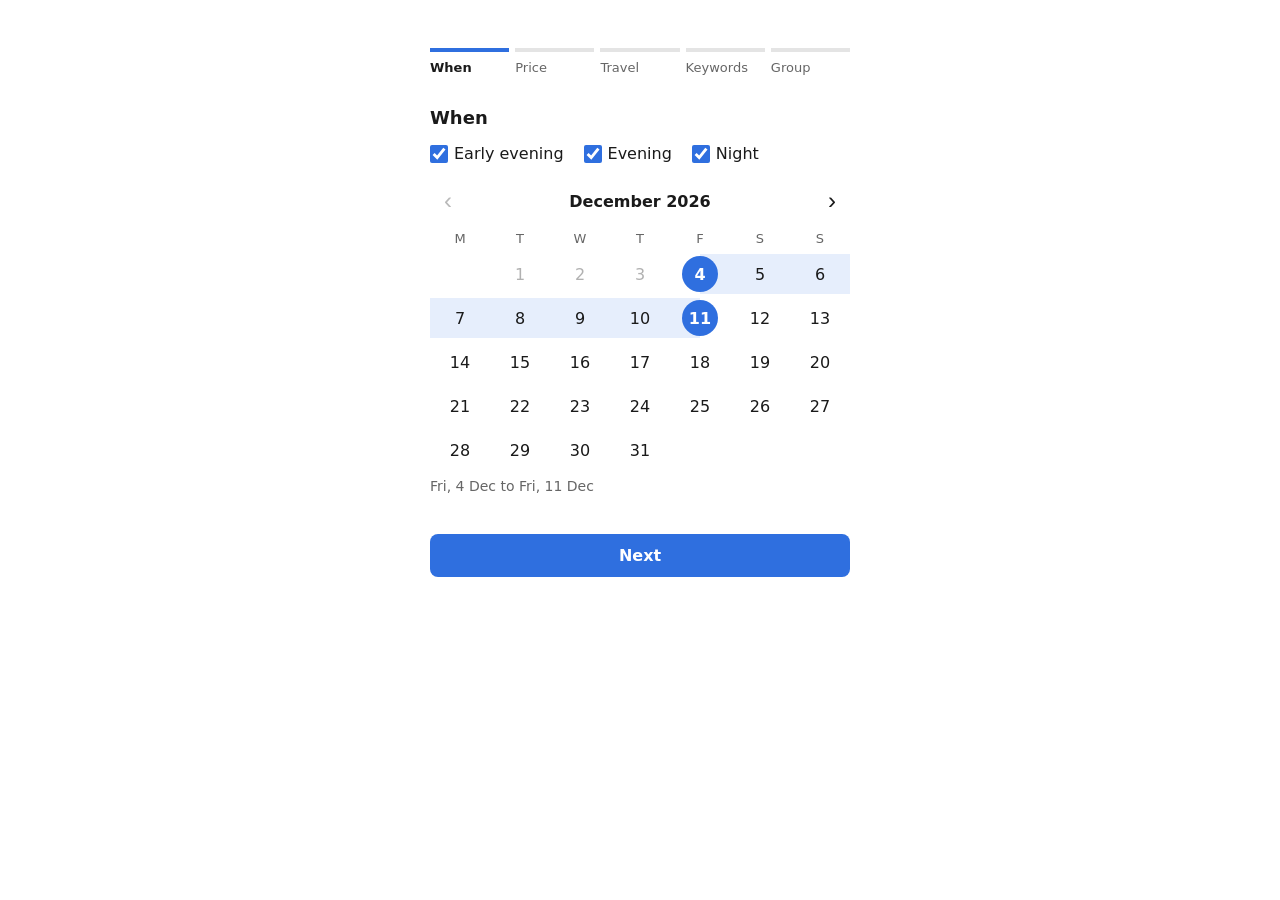
<file: event-search/filters.html>
<!doctype html>
<html lang="en">
<head>
<meta charset="utf-8">
<meta name="viewport" content="width=device-width, initial-scale=1">
<title>Event Filters</title>
<style>
  :root {
    --bg: #ffffff;
    --text: #1a1a1a;
    --muted: #666666;
    --track: #e4e4e4;
    --field: #f2f2f2;
    --accent: #2f6fdf;
    --accent-soft: #e6eefc;
  }
  @media (prefers-color-scheme: dark) {
    :root {
      --bg: #161616;
      --text: #f0f0f0;
      --muted: #a0a0a0;
      --track: #3a3a3a;
      --field: #262626;
      --accent: #5b8ef0;
      --accent-soft: #1e2a42;
    }
  }

  body {
    margin: 0;
    background: var(--bg);
    color: var(--text);
    font-family: system-ui, -apple-system, "Segoe UI", Roboto, sans-serif;
    font-size: 16px;
    display: flex;
    justify-content: center;
    padding: 48px 16px;
  }

  main { width: 100%; max-width: 420px; }

  section { margin-bottom: 40px; }

  .head {
    display: flex;
    justify-content: space-between;
    align-items: baseline;
    margin-bottom: 16px;
  }
  h2 { font-size: 18px; font-weight: 600; margin: 0; }
  .value { color: var(--muted); }

  /* sliders */
  .slider { position: relative; height: 24px; }
  .track, .fill {
    position: absolute;
    top: 50%;
    height: 4px;
    transform: translateY(-50%);
    border-radius: 2px;
  }
  .track { left: 0; right: 0; background: var(--track); }
  .fill  { background: var(--accent); }

  .slider input {
    position: absolute;
    left: 0;
    width: 100%;
    height: 24px;
    margin: 0;
    background: none;
    -webkit-appearance: none;
    appearance: none;
  }
  .slider.dual input { pointer-events: none; }
  .slider input::-webkit-slider-thumb {
    -webkit-appearance: none;
    pointer-events: auto;
    width: 20px;
    height: 20px;
    border-radius: 50%;
    background: var(--accent);
    border: none;
    cursor: pointer;
  }
  .slider input::-moz-range-thumb {
    pointer-events: auto;
    width: 20px;
    height: 20px;
    border-radius: 50%;
    background: var(--accent);
    border: none;
    cursor: pointer;
  }
  .slider input::-moz-range-track { background: none; }
  .slider input:focus-visible::-webkit-slider-thumb { outline: 2px solid var(--text); outline-offset: 2px; }
  .slider input:focus-visible::-moz-range-thumb { outline: 2px solid var(--text); outline-offset: 2px; }

  .ends {
    display: flex;
    justify-content: space-between;
    color: var(--muted);
    font-size: 14px;
    margin-top: 8px;
  }

  /* starting from */
  .from { display: flex; gap: 8px; }
  .from select { flex: 1; }
  .link {
    background: none;
    border: none;
    padding: 0 4px;
    font: inherit;
    font-size: 14px;
    color: var(--accent);
    cursor: pointer;
    white-space: nowrap;
  }
  .note { color: var(--muted); font-size: 14px; margin: 8px 0 0; }

  /* results */
  .sort { display: flex; flex-wrap: wrap; gap: 8px; margin: 16px 0; }
  .sort button {
    font: inherit; font-size: 14px;
    padding: 6px 12px;
    border: 1px solid var(--track); border-radius: 999px;
    background: none; color: var(--text);
    cursor: pointer;
  }
  .sort button[aria-pressed="true"] { background: var(--accent); border-color: var(--accent); color: #fff; }

  .results { list-style: none; padding: 0; margin: 0; display: flex; flex-direction: column; gap: 12px; }
  .card {
    display: flex; gap: 14px;
    padding: 14px;
    border: 1px solid var(--track); border-radius: 12px;
  }
  .date-tile {
    flex: none; width: 52px; align-self: flex-start;
    display: flex; flex-direction: column; align-items: center;
    padding: 8px 0;
    background: var(--accent-soft); color: var(--accent);
    border-radius: 10px;
    font-size: 12px; text-transform: uppercase; font-weight: 600;
  }
  .date-tile strong { font-size: 22px; line-height: 1.1; color: var(--text); }
  .card-body { flex: 1; min-width: 0; }
  .card-top { display: flex; justify-content: space-between; align-items: baseline; gap: 8px; }
  .price { font-size: 22px; font-weight: 700; }
  .match {
    flex: none;
    font-size: 13px; font-weight: 600;
    padding: 2px 8px; border-radius: 999px;
    background: var(--accent-soft); color: var(--accent);
  }
  .price-note { color: var(--muted); font-size: 13px; }
  .name { font-size: 17px; font-weight: 600; margin: 8px 0 2px; }
  .meta { color: var(--muted); font-size: 14px; margin-top: 2px; }
  .meta b { color: var(--text); font-weight: 600; }
  .weak-points { font-size: 13px; color: var(--muted); margin-top: 8px; }

  .ruled-out { margin-top: 24px; color: var(--muted); }
  .ruled-out summary { cursor: pointer; font-size: 14px; }
  .ruled-out .card { opacity: 0.6; }
  .ruled-out .results { margin-top: 12px; }

  /* buttons */
  .search {
    width: 100%;
    padding: 12px;
    font: inherit;
    font-weight: 600;
    color: #fff;
    background: var(--accent);
    border: none;
    border-radius: 8px;
    cursor: pointer;
  }
  .search:focus-visible { outline: 2px solid var(--text); outline-offset: 2px; }
  #output {
    margin-top: 16px;
    padding: 12px;
    background: var(--field);
    border-radius: 6px;
    font-size: 13px;
    white-space: pre-wrap;
    overflow-x: auto;
  }

  /* steps */
  .steps { display: flex; gap: 6px; margin-bottom: 32px; }
  .steps button {
    flex: 1;
    background: none;
    border: none;
    border-top: 4px solid var(--track);
    padding: 8px 0 0;
    font: inherit;
    font-size: 13px;
    color: var(--muted);
    text-align: left;
    cursor: pointer;
  }
  .steps button.done { border-top-color: var(--accent); }
  .steps button[aria-current="step"] { border-top-color: var(--accent); color: var(--text); font-weight: 600; }

  .buttons { display: flex; gap: 12px; }
  .buttons .search { flex: 1; width: auto; }
  .back {
    flex: 1;
    padding: 12px;
    font: inherit;
    font-weight: 600;
    color: var(--text);
    background: var(--field);
    border: none;
    border-radius: 8px;
    cursor: pointer;
  }

  /* checkboxes */
  .times { display: flex; flex-wrap: wrap; gap: 8px 20px; margin-bottom: 20px; }
  .times label { display: flex; align-items: center; gap: 6px; cursor: pointer; }
  .times input[type="checkbox"] { accent-color: var(--accent); width: 18px; height: 18px; margin: 0; }

  /* importance sliders */
  .importance { margin-top: 20px; }
  .imp-head {
    display: flex;
    justify-content: space-between;
    color: var(--muted);
    font-size: 14px;
    margin-bottom: 4px;
  }

  /* calendar */
  .cal-head { display: flex; justify-content: space-between; align-items: center; font-weight: 600; margin-bottom: 8px; }
  .cal-nav {
    width: 36px; height: 36px;
    border: none; border-radius: 50%;
    background: none;
    color: var(--text);
    font-size: 24px; line-height: 1;
    cursor: pointer;
  }
  .cal-nav:hover { background: var(--field); }
  .cal-nav:disabled { opacity: 0.3; background: none; cursor: default; }
  .cal-grid { display: grid; grid-template-columns: repeat(7, 1fr); row-gap: 4px; text-align: center; }
  .cal-day-name { color: var(--muted); font-size: 13px; padding: 4px 0; }
  .cal-day {
    position: relative; z-index: 0;
    height: 40px; padding: 0;
    border: none; background: none;
    font: inherit; color: var(--text);
    cursor: pointer;
  }
  .cal-day::before {
    content: "";
    position: absolute; left: 50%; top: 50%; z-index: -1;
    width: 36px; height: 36px;
    transform: translate(-50%, -50%);
    border-radius: 50%;
  }
  .cal-day:hover::before { box-shadow: inset 0 0 0 1px var(--accent); }
  .cal-day:focus-visible { outline: 2px solid var(--text); outline-offset: -2px; }
  .cal-day:disabled { color: var(--muted); opacity: 0.5; cursor: default; }
  .cal-day:disabled::before { box-shadow: none; }
  .cal-day.today { font-weight: 700; }
  .cal-day.between { background: var(--accent-soft); }
  .cal-day.start  { background: linear-gradient(to right, transparent 50%, var(--accent-soft) 50%); }
  .cal-day.finish { background: linear-gradient(to left,  transparent 50%, var(--accent-soft) 50%); }
  .cal-day.picked { color: #fff; font-weight: 600; }
  .cal-day.picked::before { background: var(--accent); }

  select {
    font: inherit;
    font-size: 16px;
    color: var(--text);
    background: var(--field);
    border: none;
    border-radius: 6px;
    padding: 10px 12px;
    width: 100%;
    box-sizing: border-box;
    color-scheme: light dark;
  }
</style>
</head>
<body>
<main>

  <div id="filtersPage">
    <nav class="steps" id="stepNav" aria-label="Steps">
      <button type="button">When</button>
      <button type="button">Price</button>
      <button type="button">Travel</button>
      <button type="button">Keywords</button>
      <button type="button">Group</button>
    </nav>

    <div class="step">
    <section>
      <div class="head">
        <h2>When</h2>
      </div>
      <div class="times">
        <label><input type="checkbox" name="time" value="early evening" checked> Early evening</label>
        <label><input type="checkbox" name="time" value="evening" checked> Evening</label>
        <label><input type="checkbox" name="time" value="night" checked> Night</label>
      </div>
      <div class="calendar">
        <div class="cal-head">
          <button type="button" class="cal-nav" id="calPrev" aria-label="Previous month">&lsaquo;</button>
          <span id="calMonth"></span>
          <button type="button" class="cal-nav" id="calNext" aria-label="Next month">&rsaquo;</button>
        </div>
        <div class="cal-grid" id="calGrid"></div>
        <p class="note" id="calNote"></p>
        <input type="hidden" id="dateFrom">
        <input type="hidden" id="dateTo">
      </div>
    </section>
    </div>

    <div class="step" hidden>
    <section>
      <div class="head">
        <h2>Price</h2>
        <span class="value" id="priceValue"></span>
      </div>
      <div class="slider dual">
        <div class="track"></div>
        <div class="fill" id="priceFill"></div>
        <input type="range" id="priceMin" min="0" max="200" step="5" value="0" aria-label="Minimum price">
        <input type="range" id="priceMax" min="0" max="200" step="5" value="200" aria-label="Maximum price">
      </div>
      <div class="importance">
        <div class="imp-head"><span>How much it matters</span><span id="priceImpValue"></span></div>
        <div class="slider">
          <div class="track"></div>
          <div class="fill" style="left:0"></div>
          <input type="range" id="priceImp" min="0" max="10" step="1" value="5" aria-label="How much price matters">
        </div>
      </div>
    </section>
    </div>

    <div class="step" hidden>
    <section>
      <div class="head">
        <h2>Starting from</h2>
      </div>
      <div class="from">
        <!-- lat,lon -->
        <select id="from" aria-label="Starting from">
          <option value="46.9490,7.4391">Bern HB</option>
          <option value="46.9580,7.4290">Bern Länggasse</option>
          <option value="46.9600,7.4550">Bern Breitenrain</option>
          <option value="46.9240,7.4140">Köniz</option>
          <option value="46.7580,7.6280">Thun</option>
          <option value="46.8030,7.1510">Fribourg</option>
          <option value="47.1370,7.2470">Biel</option>
        </select>
        <button type="button" class="link" id="useMyLocation">Use my location</button>
      </div>
      <p class="note" id="fromNote" hidden></p>
    </section>

    <section>
      <div class="head">
        <h2>Getting there</h2>
      </div>
      <div class="times">
        <label><input type="checkbox" name="mode" value="walk" checked> Walk</label>
        <label><input type="checkbox" name="mode" value="bike"> Bike</label>
        <label><input type="checkbox" name="mode" value="public" checked> Public transport</label>
        <label><input type="checkbox" name="mode" value="car"> Car</label>
        <label><input type="checkbox" name="mode" value="taxi"> Taxi</label>
      </div>
    </section>
    </div>

    <div class="step" hidden>
    <section>
      <div class="head">
        <h2>Energy</h2>
        <span class="value" id="energyValue"></span>
      </div>
      <div class="slider">
        <div class="track"></div>
        <div class="fill" style="left:0"></div>
        <input type="range" id="energy" min="1" max="5" step="1" value="3" aria-label="Energy">
      </div>
      <div class="ends"><span>Drained</span><span>Buzzing</span></div>
      <p class="note">Low: something calm, close by. High: a big night you'd travel for.</p>
      <div class="importance">
        <div class="imp-head"><span>How much it matters</span><span id="energyImpValue"></span></div>
        <div class="slider">
          <div class="track"></div>
          <div class="fill" style="left:0"></div>
          <input type="range" id="energyImp" min="0" max="10" step="1" value="5" aria-label="How much energy matters">
        </div>
      </div>
    </section>

    <section>
      <div class="head">
        <h2>Keywords</h2>
      </div>
      <!-- same list as KEYWORDS in event_data.py -->
      <div class="times">
        <label><input type="checkbox" name="keyword" value="party"> Party</label>
        <label><input type="checkbox" name="keyword" value="dance"> Dance</label>
        <label><input type="checkbox" name="keyword" value="social"> Social</label>
        <label><input type="checkbox" name="keyword" value="quiet"> Quiet</label>
        <label><input type="checkbox" name="keyword" value="creative"> Creative</label>
        <label><input type="checkbox" name="keyword" value="outdoor"> Outdoor</label>
        <label><input type="checkbox" name="keyword" value="food"> Food</label>
        <label><input type="checkbox" name="keyword" value="sport"> Sport</label>
        <label><input type="checkbox" name="keyword" value="pop"> Pop</label>
        <label><input type="checkbox" name="keyword" value="techno"> Techno</label>
        <label><input type="checkbox" name="keyword" value="edm"> EDM</label>
        <label><input type="checkbox" name="keyword" value="made for kids"> Made for kids</label>
        <label><input type="checkbox" name="keyword" value="made for pets"> Made for pets</label>
      </div>
      <div class="importance">
        <div class="imp-head"><span>How much it matters</span><span id="keywordImpValue"></span></div>
        <div class="slider">
          <div class="track"></div>
          <div class="fill" style="left:0"></div>
          <input type="range" id="keywordImp" min="0" max="10" step="1" value="5" aria-label="How much keywords matter">
        </div>
      </div>
    </section>
    </div>

    <div class="step" hidden>
    <section>
      <div class="head">
        <h2>Group size</h2>
      </div>
      <select id="group" aria-label="Group size">
        <option value="1">Just me</option>
        <option value="2" selected>2</option>
        <option value="3">3</option>
        <option value="4">4</option>
        <option value="5">5</option>
        <option value="6">6</option>
        <option value="8">7–9</option>
        <option value="10">10+</option>
      </select>
      <div class="importance">
        <div class="imp-head"><span>How much it matters</span><span id="groupImpValue"></span></div>
        <div class="slider">
          <div class="track"></div>
          <div class="fill" style="left:0"></div>
          <input type="range" id="groupImp" min="0" max="10" step="1" value="5" aria-label="How much group size matters">
        </div>
      </div>
    </section>

    <section>
      <div class="head">
        <h2>Kids</h2>
      </div>
      <div class="times">
        <label><input type="checkbox" id="kids"> Bringing kids</label>
      </div>
      <div id="kidsRating" hidden>
        <select id="rating" aria-label="Highest rating that's OK for the kids">
          <option value="G">G: all ages</option>
          <option value="PG" selected>PG: 6+</option>
          <option value="PG-13">PG-13: 12+</option>
          <option value="R">R: 16+</option>
        </select>
      </div>
      <div class="importance" id="kidsImportance" hidden>
        <div class="imp-head"><span>How much it matters</span><span id="kidsImpValue"></span></div>
        <div class="slider">
          <div class="track"></div>
          <div class="fill" style="left:0"></div>
          <input type="range" id="kidsImp" min="0" max="10" step="1" value="5" aria-label="How much the rating matters">
        </div>
      </div>
    </section>
    </div>

    <div class="buttons">
      <button type="button" class="back" id="back">Back</button>
      <button type="button" class="search" id="next">Next</button>
    </div>
  </div>

  <div id="resultsPage" hidden>
    <div class="head">
      <h2>Your Friday night</h2>
      <button type="button" class="link" id="edit">Change answers</button>
    </div>
    <p class="note" id="summary"></p>
    <div class="sort" id="sortBar" hidden>
      <button type="button" data-sort="best" aria-pressed="true">Best match</button>
      <button type="button" data-sort="cheapest" aria-pressed="false">Cheapest</button>
      <button type="button" data-sort="closest" aria-pressed="false">Closest</button>
      <button type="button" data-sort="soonest" aria-pressed="false">Soonest</button>
    </div>
    <ol class="results" id="results"></ol>
    <details class="ruled-out" id="ruledOut" hidden>
      <summary id="ruledOutTitle"></summary>
      <ol class="results" id="ruledOutList"></ol>
    </details>
    <pre id="output" hidden></pre>
  </div>

</main>

<script>
  const $ = id => document.getElementById(id);
  const pct = input => (input.value - input.min) / (input.max - input.min) * 100;

  function setupSlider(input, showValue) {
    const fill = input.parentElement.querySelector(".fill");
    function update() {
      fill.style.right = (100 - pct(input)) + "%";
      showValue(Number(input.value));
    }
    input.addEventListener("input", update);
    update();
  }

  // energy 1-5 shown as Marlene's words
  const ENERGY_WORDS = ["drained", "tired", "okay", "good", "buzzing"];
  const energyWord = () => ENERGY_WORDS[Number($("energy").value) - 1];
  setupSlider($("energy"), () => {
    const w = energyWord();
    $("energyValue").textContent = w[0].toUpperCase() + w.slice(1);
  });

  for (const id of ["energyImp", "priceImp", "groupImp", "kidsImp", "keywordImp"]) {
    setupSlider($(id), v => { $(id + "Value").textContent = v + "/10"; });
  }

  $("kids").addEventListener("change", () => {
    $("kidsRating").hidden = !$("kids").checked;
    $("kidsImportance").hidden = !$("kids").checked;
  });

  // calendar: click a day, then a later day to make it a range
  const iso = d => new Date(d.getTime() - d.getTimezoneOffset() * 6e4).toISOString().slice(0, 10);
  const today = new Date();
  const nextWeek = new Date(today.getTime() + 7 * 864e5);
  const thisMonth = new Date(today.getFullYear(), today.getMonth(), 1);
  const calendar = { from: iso(today), to: iso(nextWeek), month: thisMonth };

  const longDate = date => new Date(date + "T12:00")
    .toLocaleDateString("en-GB", { weekday: "short", day: "numeric", month: "short" });

  function pickDay(date) {
    if (calendar.to || date < calendar.from) {
      calendar.from = date;
      calendar.to = null;
    } else if (date > calendar.from) {
      calendar.to = date;
    }
    drawCalendar();
  }

  function drawCalendar() {
    const { from, to, month } = calendar;
    $("calMonth").textContent = month.toLocaleDateString("en-GB", { month: "long", year: "numeric" });
    $("calPrev").disabled = month <= thisMonth;

    const grid = $("calGrid");
    grid.innerHTML = "";
    for (const name of ["M", "T", "W", "T", "F", "S", "S"]) {
      const head = document.createElement("span");
      head.className = "cal-day-name";
      head.textContent = name;
      grid.append(head);
    }
    // weeks start on Monday
    const blanks = (month.getDay() + 6) % 7;
    for (let i = 0; i < blanks; i++) grid.append(document.createElement("span"));

    const daysInMonth = new Date(month.getFullYear(), month.getMonth() + 1, 0).getDate();
    for (let n = 1; n <= daysInMonth; n++) {
      const date = iso(new Date(month.getFullYear(), month.getMonth(), n));
      const day = document.createElement("button");
      day.type = "button";
      day.className = "cal-day";
      day.textContent = n;
      day.setAttribute("aria-label", longDate(date));
      day.disabled = date < iso(today);
      if (date === iso(today)) day.classList.add("today");
      if (date === from || date === to) day.classList.add("picked");
      if (to) {
        if (date === from) day.classList.add("start");
        if (date === to) day.classList.add("finish");
        if (date > from && date < to) day.classList.add("between");
      }
      day.addEventListener("click", () => pickDay(date));
      grid.append(day);
    }

    $("dateFrom").value = from;
    $("dateTo").value = to || from;
    $("calNote").textContent = to
      ? `${longDate(from)} to ${longDate(to)}`
      : `${longDate(from)} only. Click a later day to pick a range.`;
  }

  function moveMonth(step) {
    calendar.month = new Date(calendar.month.getFullYear(), calendar.month.getMonth() + step, 1);
    drawCalendar();
  }
  $("calPrev").addEventListener("click", () => moveMonth(-1));
  $("calNext").addEventListener("click", () => moveMonth(1));
  drawCalendar();

  // price
  function updatePrice(e) {
    const minEl = $("priceMin"), maxEl = $("priceMax");
    let lo = Number(minEl.value), hi = Number(maxEl.value);
    if (lo > hi) {
      if (e && e.target === minEl) minEl.value = lo = hi;
      else maxEl.value = hi = lo;
    }
    $("priceFill").style.left = pct(minEl) + "%";
    $("priceFill").style.right = (100 - pct(maxEl)) + "%";
    minEl.style.zIndex = lo >= Number(minEl.max) - Number(minEl.step) ? 2 : 1;
    const top = Number(maxEl.max);
    $("priceValue").textContent = "CHF " + lo + " to " + hi + (hi === top ? "+" : "");
  }
  $("priceMin").addEventListener("input", updatePrice);
  $("priceMax").addEventListener("input", updatePrice);
  updatePrice();

  // use my location
  $("useMyLocation").addEventListener("click", () => {
    const note = $("fromNote");
    note.hidden = false;
    if (!navigator.geolocation) {
      note.textContent = "This browser can't share a location. Pick a place from the list.";
      return;
    }
    note.textContent = "Finding you…";
    navigator.geolocation.getCurrentPosition(
      pos => {
        const option = document.createElement("option");
        option.value = pos.coords.latitude.toFixed(4) + "," + pos.coords.longitude.toFixed(4);
        option.textContent = "My location";
        $("from").prepend(option);
        $("from").value = option.value;
        note.hidden = true;
      },
      () => { note.textContent = "Couldn't get your location. Pick a place from the list."; }
    );
  });

  // everything the page sends to app.py
  const checked = name => [...document.querySelectorAll(`input[name="${name}"]:checked`)].map(c => c.value);

  function getFilters() {
    const fromOption = $("from").selectedOptions[0];
    const [lat, lon] = fromOption.value.split(",").map(Number);
    return {
      energy: { level: Number($("energy").value), word: energyWord(), importance: Number($("energyImp").value) },
      times: checked("time"),
      dateFrom: $("dateFrom").value,
      dateTo: $("dateTo").value,
      money: { min: Number($("priceMin").value), max: Number($("priceMax").value), importance: Number($("priceImp").value) },
      group: { size: Number($("group").value), importance: Number($("groupImp").value) },
      kids_ok: $("kids").checked
        ? { rating: $("rating").value, importance: Number($("kidsImp").value) }
        : null,
      keywords: checked("keyword"),
      keyword_importance: Number($("keywordImp").value),
      from: { name: fromOption.textContent, lat, lon },
      modes: checked("mode"),
    };
  }

  // results page
  const MODE_LABEL = { walk: "Walk", bike: "Bike", public: "Public transport", car: "Car", taxi: "Taxi" };
  const SCORE_LABEL = { time: "Time", trip: "Trip", vibe: "Vibe", price: "Price",
                        group: "Group", kids: "Kids", keywords: "Keywords" };

  const chf = x => "CHF " + (x % 1 ? x.toFixed(2) : x);
  const clock = hour => Math.floor(hour) + ":" + (hour % 1 ? "30" : "00");
  const dateParts = date => {
    const d = new Date(date + "T12:00");
    return {
      weekday: d.toLocaleDateString("en-GB", { weekday: "short" }),
      day: d.getDate(),
      month: d.toLocaleDateString("en-GB", { month: "short" }),
    };
  };

  function el(tag, className, text) {
    const e = document.createElement(tag);
    if (className) e.className = className;
    if (text !== undefined) e.textContent = text;
    return e;
  }

  function eventCard(ev) {
    const card = el("li", "card");

    const d = dateParts(ev.date);
    const tile = el("div", "date-tile");
    tile.append(el("span", "", d.weekday), el("strong", "", d.day), el("span", "", d.month));

    const body = el("div", "card-body");

    const top = el("div", "card-top");
    top.append(el("span", "price", ev.total_cost === 0 ? "Free" : chf(ev.total_cost)),
               el("span", "match", Math.round(ev.score * 100) + "% match"));
    const ticket = ev.price === 0 ? "free entry" : "ticket " + chf(ev.price);
    const travel = ev.trip.cost_each === 0 ? "free to get there" : "travel " + chf(ev.trip.cost_each);
    const priceNote = el("div", "price-note", `per person · ${ticket} + ${travel}`);

    const name = el("div", "name", ev.name);
    const when = el("div", "meta", `${clock(ev.start)} · ${ev.venue} · rated ${ev.rating}`);

    const trip = el("div", "meta");
    trip.append(el("b", "", ev.trip.km + " km away"),
                ` · ${MODE_LABEL[ev.trip.mode]}, ${ev.trip.minutes} min`);
    const others = ev.trip.options
      .filter(o => o.mode !== ev.trip.mode && o.minutes <= 120)
      .map(o => `${MODE_LABEL[o.mode].toLowerCase()} ${o.minutes} min`
              + (o.cost_each === 0 ? "" : ` (${chf(o.cost_each)})`));
    body.append(top, priceNote, name, when, trip);
    if (others.length) body.append(el("div", "meta", "or " + others.join(", ")));

    // scores under 100%, worst first
    const weak = Object.entries(ev.scores)
      .filter(([, v]) => v < 1)
      .sort((a, b) => a[1] - b[1]);
    if (ev.score === 0) {
      const reasons = weak.filter(([, v]) => v === 0).map(([k]) => SCORE_LABEL[k] || k);
      body.append(el("div", "weak-points", "Ruled out by: " + reasons.join(", ")));
    } else if (weak.length) {
      const text = weak.map(([k, v]) => `${SCORE_LABEL[k] || k} ${Math.round(v * 100)}%`).join(" · ");
      body.append(el("div", "weak-points", "Not perfect: " + text));
    }

    card.append(tile, body);
    return card;
  }

  const SORTS = {
    best:     (a, b) => b.score - a.score,
    cheapest: (a, b) => a.total_cost - b.total_cost,
    closest:  (a, b) => a.trip.km - b.trip.km,
    soonest:  (a, b) => (a.date + a.start).localeCompare(b.date + b.start),
  };
  let lastEvents = [];
  let sortBy = "best";

  function showResults(events) {
    lastEvents = events;
    const good = events.filter(ev => ev.score > 0).sort(SORTS[sortBy]);
    const out = events.filter(ev => ev.score === 0);

    $("results").replaceChildren(...good.map(eventCard));
    if (good.length === 0) $("results").append(el("li", "note", "Nothing fits. Try other dates or change your answers."));

    $("ruledOut").hidden = out.length === 0;
    $("ruledOutTitle").textContent = `${out.length} ruled out`;
    $("ruledOutList").replaceChildren(...out.map(eventCard));
    $("sortBar").hidden = good.length < 2;
  }

  for (const button of document.querySelectorAll("#sortBar button")) {
    button.addEventListener("click", () => {
      sortBy = button.dataset.sort;
      for (const b of document.querySelectorAll("#sortBar button")) {
        b.setAttribute("aria-pressed", b === button ? "true" : "false");
      }
      showResults(lastEvents);
    });
  }

  function summaryText(f) {
    const day = d => new Date(d + "T12:00").toLocaleDateString("en-GB", { day: "numeric", month: "short" });
    return `${day(f.dateFrom)} to ${day(f.dateTo)} · CHF ${f.money.min} to ${f.money.max}`
         + ` · from ${f.from.name} · ${f.energy.word}`;
  }

  async function search() {
    const filters = getFilters();
    const out = $("output");
    $("filtersPage").hidden = true;
    $("resultsPage").hidden = false;
    $("summary").textContent = summaryText(filters);
    try {
      const res = await fetch("/api/search", {
        method: "POST",
        headers: { "Content-Type": "application/json" },
        body: JSON.stringify(filters),
      });
      if (!res.ok) throw new Error(res.status);
      const events = await res.json();
      out.hidden = true;
      $("summary").textContent = `${events.length} events · ` + summaryText(filters);
      showResults(events);
    } catch {
      $("results").innerHTML = "";
      $("sortBar").hidden = true;
      $("ruledOut").hidden = true;
      out.hidden = false;
      out.textContent = "Back end not running (start it with: python app.py).\n"
                      + "This is what Search sends:\n\n" + JSON.stringify(filters, null, 2);
    }
  }

  // steps
  const steps = [...document.querySelectorAll(".step")];
  const stepButtons = [...document.querySelectorAll("#stepNav button")];
  let current = 0;

  function showStep(i) {
    current = i;
    steps.forEach((step, n) => { step.hidden = n !== i; });
    stepButtons.forEach((b, n) => {
      b.classList.toggle("done", n < i);
      if (n === i) b.setAttribute("aria-current", "step"); else b.removeAttribute("aria-current");
    });
    $("back").hidden = i === 0;
    $("next").textContent = i === steps.length - 1 ? "Search" : "Next";
    $("filtersPage").hidden = false;
    $("resultsPage").hidden = true;
    window.scrollTo(0, 0);
  }

  stepButtons.forEach((b, n) => b.addEventListener("click", () => showStep(n)));
  $("back").addEventListener("click", () => showStep(current - 1));
  $("next").addEventListener("click", () => {
    if (current < steps.length - 1) showStep(current + 1);
    else search();
  });
  $("edit").addEventListener("click", () => showStep(current));
  showStep(0);

</script>
</body>
</html>
</file>
